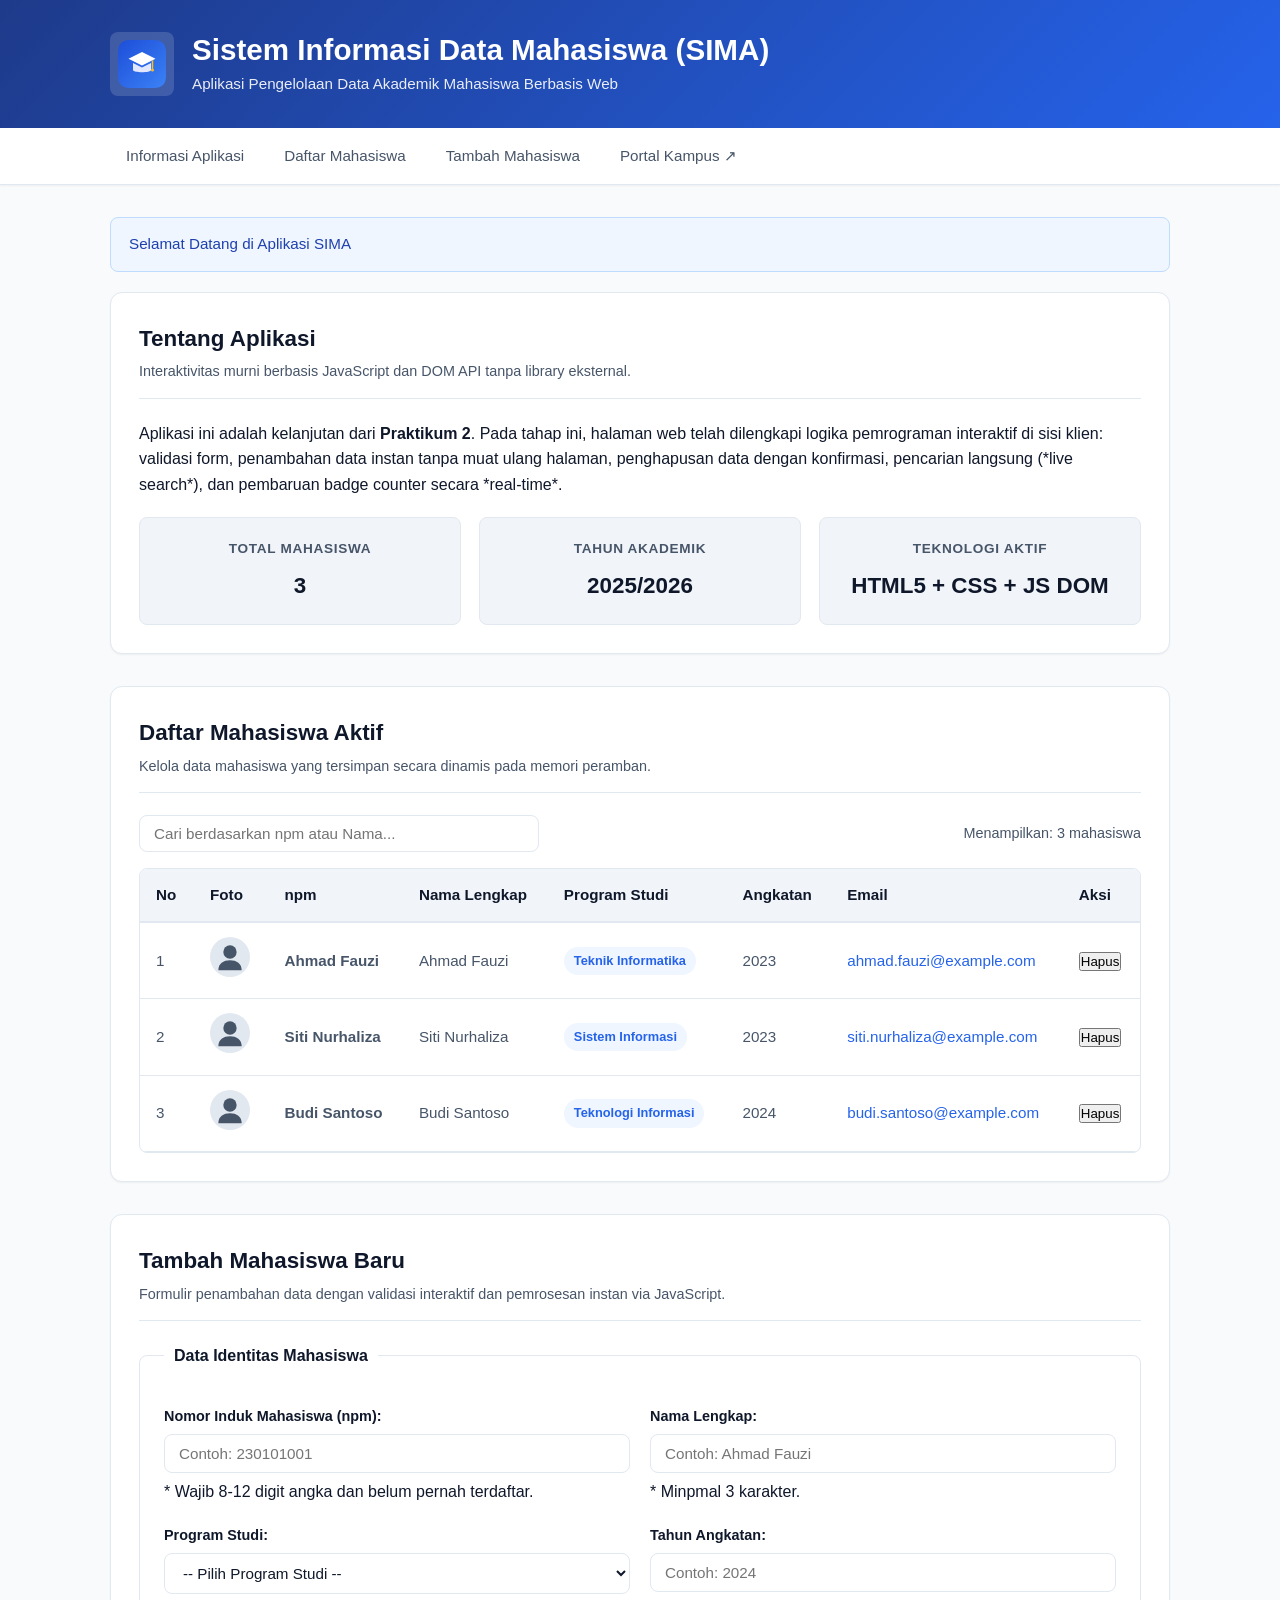
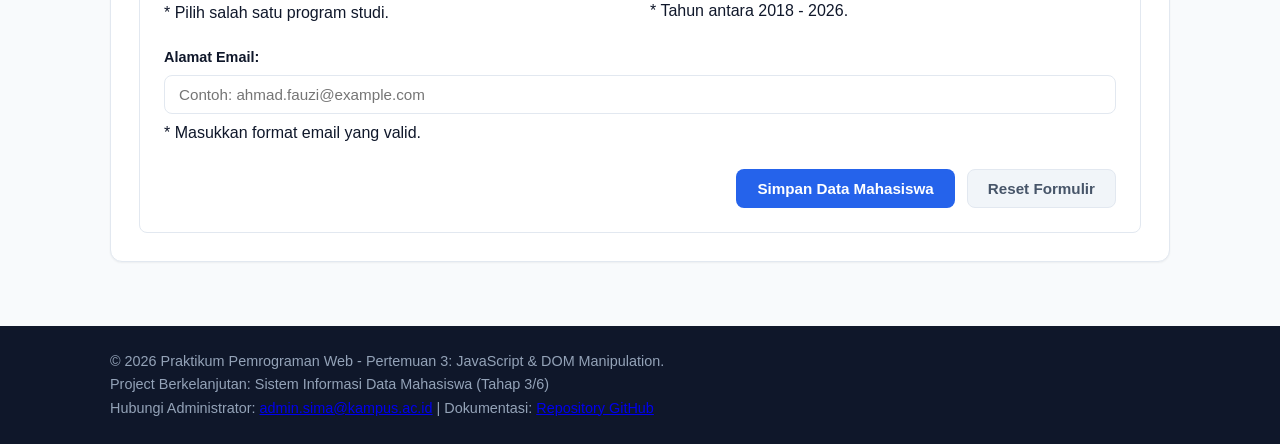
<file: index.html>
<!DOCTYPE html>
<html lang="id">
<head>
    <meta charset="UTF-8">
    <meta name="viewport" content="width=device-width, initial-scale=1.0">
    <title>Sistem Informasi Data Mahasiswa - Praktikum 3</title>
    <link rel="stylesheet" href="style.css">
</head>
<body>

    <!-- 1. Header Aplikasi -->
    <header class="site-header">
        <div class="container header-brand">
            <a href="index.html" class="brand-logo" title="Beranda SIMA">
                <img src="img/logo-sima.svg" alt="Logo Resmi SIMA Kampus" width="48" height="48">
            </a>
            <div>
                <h1>Sistem Informasi Data Mahasiswa (SIMA)</h1>
                <p>Aplikasi Pengelolaan Data Akademik Mahasiswa Berbasis Web</p>
            </div>
        </div>
    </header>

    <!-- 2. Navigation Bar Sticky -->
    <nav class="site-nav">
        <div class="container">
            <ul>
                <li><a href="#informasi">Informasi Aplikasi</a></li>
                <li><a href="#daftar-mahasiswa">Daftar Mahasiswa</a></li>
                <li><a href="#form-tambah">Tambah Mahasiswa</a></li>
                <li><a href="https://kampus.ac.id" target="_blank" rel="noopener noreferrer">Portal Kampus &UpperRightArrow;</a></li>
            </ul>
        </div>
    </nav>

    <!-- Konten Utama Halaman -->
    <main>
        <div class="container">

            <!-- Kotak Notifikasi Alert Dinamis (dikontrol oleh JS) -->
            <div id="alert-box" class="alert-box" role="alert"></div>

            <!-- 3. Section Informasi Aplikasi -->
            <section id="informasi" class="content-section">
                <div class="section-header">
                    <h2>Tentang Aplikasi</h2>
                    <p>Interaktivitas murni berbasis JavaScript dan DOM API tanpa library eksternal.</p>
                </div>
                <p>
                    Aplikasi ini adalah kelanjutan dari <strong>Praktikum 2</strong>. Pada tahap ini, 
                    halaman web telah dilengkapi logika pemrograman interaktif di sisi klien: validasi form, 
                    penambahan data instan tanpa muat ulang halaman, penghapusan data dengan konfirmasi, 
                    pencarian langsung (*live search*), dan pembaruan badge counter secara *real-time*.
                </p>

                <div class="info-grid">
                    <article class="info-card">
                        <h3>Total Mahasiswa</h3>
                        <p id="total-mahasiswa-badge" class="counter-highlight">3</p>
                    </article>
                    <article class="info-card">
                        <h3>Tahun Akademik</h3>
                        <p>2025/2026</p>
                    </article>
                    <article class="info-card">
                        <h3>Teknologi Aktif</h3>
                        <p>HTML5 + CSS + JS DOM</p>
                    </article>
                </div>
            </section>

            <!-- 4. Section Daftar Mahasiswa, Toolbar Pencarian & 5. Tabel Data -->
            <section id="daftar-mahasiswa" class="content-section">
                <div class="section-header">
                    <h2>Daftar Mahasiswa Aktif</h2>
                    <p>Kelola data mahasiswa yang tersimpan secara dinamis pada memori peramban.</p>
                </div>

                <!-- Toolbar Pencarian dan Ringkasan Jumlah -->
                <div class="table-toolbar">
                    <div class="search-box">
                        <input 
                            type="search" 
                            id="input-search" 
                            class="search-input" 
                            placeholder="Cari berdasarkan npm atau Nama...">
                    </div>
                    <div id="total-mahasiswa-info" class="status-summary">
                        Menampilkan 3 mahasiswa
                    </div>
                </div>

                <!-- Tabel Data Responsif -->
                <div class="table-responsive">
                    <table class="data-table">
                        <thead>
                            <tr>
                                <th>No</th>
                                <th>Foto</th>
                                <th>npm</th>
                                <th>Nama Lengkap</th>
                                <th>Program Studi</th>
                                <th>Angkatan</th>
                                <th>Email</th>
                                <th>Aksi</th>
                            </tr>
                        </thead>
                        <tbody id="tabel-body-mahasiswa">
                            <!-- Baris tabel akan di-generate secara dinamis oleh app.js -->
                        </tbody>
                    </table>
                </div>
            </section>

            <!-- 6. Section Form Tambah Mahasiswa dengan Validasi JS -->
            <section id="form-tambah" class="content-section">
                <div class="section-header">
                    <h2>Tambah Mahasiswa Baru</h2>
                    <p>Formulir penambahan data dengan validasi interaktif dan pemrosesan instan via JavaScript.</p>
                </div>

                <form id="form-tambah-mahasiswa" class="app-form" novalidate>
                    <fieldset>
                        <legend>Data Identitas Mahasiswa</legend>

                        <div class="form-grid">
                            <div class="form-group">
                                <label for="npm" class="form-label">Nomor Induk Mahasiswa (npm):</label>
                                <input 
                                    type="text" 
                                    id="npm" 
                                    name="npm" 
                                    class="form-input" 
                                    placeholder="Contoh: 230101001">
                                <span class="form-help">* Wajib 8-12 digit angka dan belum pernah terdaftar.</span>
                            </div>

                            <div class="form-group">
                                <label for="nama" class="form-label">Nama Lengkap:</label>
                                <input 
                                    type="text" 
                                    id="nama" 
                                    name="nama" 
                                    class="form-input" 
                                    placeholder="Contoh: Ahmad Fauzi">
                                <span class="form-help">* Minpmal 3 karakter.</span>
                            </div>

                            <div class="form-group">
                                <label for="program_studi" class="form-label">Program Studi:</label>
                                <select id="program_studi" name="program_studi" class="form-select">
                                    <option value="">-- Pilih Program Studi --</option>
                                    <option value="Teknik Informatika">Teknik Informatika</option>
                                    <option value="Sistem Informasi">Sistem Informasi</option>
                                    <option value="Teknologi Informasi">Teknologi Informasi</option>
                                    <option value="Rekayasa Perangkat Lunak">Rekayasa Perangkat Lunak</option>
                                </select>
                                <span class="form-help">* Pilih salah satu program studi.</span>
                            </div>

                            <div class="form-group">
                                <label for="angkatan" class="form-label">Tahun Angkatan:</label>
                                <input 
                                    type="number" 
                                    id="angkatan" 
                                    name="angkatan" 
                                    class="form-input" 
                                    placeholder="Contoh: 2024">
                                <span class="form-help">* Tahun antara 2018 - 2026.</span>
                            </div>

                            <div class="form-group full-width">
                                <label for="email" class="form-label">Alamat Email:</label>
                                <input 
                                    type="email" 
                                    id="email" 
                                    name="email" 
                                    class="form-input" 
                                    placeholder="Contoh: ahmad.fauzi@example.com">
                                <span class="form-help">* Masukkan format email yang valid.</span>
                            </div>
                        </div>

                        <div class="form-actions">
                            <button type="submit" class="btn btn-primary">Simpan Data Mahasiswa</button>
                            <button type="reset" class="btn btn-secondary">Reset Formulir</button>
                        </div>
                    </fieldset>
                </form>
            </section>

        </div>
    </main>

    <!-- 7. Footer -->
    <footer class="site-footer">
        <div class="container">
            <p>&copy; 2026 Praktikum Pemrograman Web - Pertemuan 3: JavaScript & DOM Manipulation.</p>
            <p>Project Berkelanjutan: Sistem Informasi Data Mahasiswa (Tahap 3/6)</p>
            <p>
                Hubungi Administrator: <a href="mailto:admin.sima@kampus.ac.id">admin.sima@kampus.ac.id</a> | 
                Dokumentasi: <a href="https://github.com" target="_blank" rel="noopener noreferrer">Repository GitHub</a>
            </p>
        </div>
    </footer>
<body>
    <!-- Tambahkan Script JavaScript Eksternal -->
    <script src="app.js"></script>
</body>
</html>
</file>
<file: style.css>
/* ==========================================================================
   Praktikum 3: Implementasi Interaktivitas Web Menggunakan JavaScript dan DOM
   Project: Sistem Informasi Data Mahasiswa (SIMA)
   Mewarisi & Memperluas Praktikum 2 (Native CSS)
   ========================================================================== */

/* 1. CSS Variables */
:root {
    --primary-color: #2563eb;
    --primary-hover: #1d4ed8;
    --primary-light: #eff6ff;
    --secondary-color: #64748b;
    --secondary-hover: #475569;
    --success-color: #10b981;
    --success-light: #ecfdf5;
    --danger-color: #ef4444;
    --danger-hover: #dc2626;
    --danger-light: #fef2f2;
    --warning-color: #f59e0b;
    
    --bg-page: #f8fafc;
    --bg-surface: #ffffff;
    --bg-surface-alt: #f1f5f9;
    
    --text-primary: #0f172a;
    --text-secondary: #475569;
    --text-muted: #94a3b8;
    --text-inverse: #ffffff;
    
    --border-color: #e2e8f0;
    --border-radius-sm: 4px;
    --border-radius-md: 8px;
    --border-radius-lg: 12px;
    
    --shadow-sm: 0 1px 2px 0 rgba(0, 0, 0, 0.05);
    --shadow-md: 0 4px 6px -1px rgba(0, 0, 0, 0.1), 0 2px 4px -2px rgba(0, 0, 0, 0.1);
    
    --font-main: -apple-system, BlinkMacSystemFont, "Segoe UI", Roboto, Oxygen, Ubuntu, Cantarell, "Helvetica Neue", sans-serif;
    --line-height-normal: 1.6;
}

/* 2. Reset & Base Styles */
*, *::before, *::after {
    box-sizing: border-box;
    margin: 0;
    padding: 0;
}

html {
    scroll-behavior: smooth;
}

body {
    font-family: var(--font-main);
    line-height: var(--line-height-normal);
    color: var(--text-primary);
    background-color: var(--bg-page);
    min-height: 100vh;
    display: flex;
    flex-direction: column;
}

.container {
    width: 100%;
    max-width: 1100px;
    margin-left: auto;
    margin-right: auto;
    padding-left: 20px;
    padding-right: 20px;
}

/* 3. Header */
.site-header {
    background: linear-gradient(135deg, #1e3a8a 0%, #2563eb 100%);
    color: var(--text-inverse);
    padding: 32px 0;
    box-shadow: var(--shadow-md);
}

.header-brand {
    display: flex;
    align-items: center;
    gap: 18px;
}

.brand-logo {
    display: flex;
    align-items: center;
    justify-content: center;
    background-color: rgba(255, 255, 255, 0.15);
    padding: 8px;
    border-radius: var(--border-radius-md);
    transition: transform 0.2s ease, background-color 0.2s ease;
}

.brand-logo:hover {
    transform: scale(1.05);
    background-color: rgba(255, 255, 255, 0.25);
}

.header-brand h1 {
    font-size: 1.85rem;
    font-weight: 700;
    line-height: 1.2;
    margin-bottom: 4px;
}

.header-brand p {
    font-size: 0.95rem;
    opacity: 0.9;
}

/* 4. Navigation Bar */
.site-nav {
    background-color: var(--bg-surface);
    border-bottom: 1px solid var(--border-color);
    position: sticky;
    top: 0;
    z-index: 100;
    box-shadow: var(--shadow-sm);
}

.site-nav ul {
    list-style: none;
    display: flex;
    gap: 8px;
    overflow-x: auto;
    padding: 6px 0;
}

.site-nav a {
    display: block;
    padding: 10px 16px;
    color: var(--text-secondary);
    text-decoration: none;
    font-weight: 500;
    font-size: 0.95rem;
    border-radius: var(--border-radius-sm);
    transition: all 0.2s ease;
    white-space: nowrap;
}

.site-nav a:hover {
    color: var(--primary-color);
    background-color: var(--primary-light);
}

/* 5. Main Content & Sections */
main {
    flex: 1;
    padding: 32px 0;
}

.content-section {
    background-color: var(--bg-surface);
    border: 1px solid var(--border-color);
    border-radius: var(--border-radius-lg);
    padding: 28px;
    margin-bottom: 32px;
    box-shadow: var(--shadow-sm);
}

.section-header {
    border-bottom: 1px solid var(--border-color);
    padding-bottom: 14px;
    margin-bottom: 22px;
}

.section-header h2 {
    font-size: 1.4rem;
    color: var(--text-primary);
    font-weight: 700;
}

.section-header p {
    font-size: 0.9rem;
    color: var(--text-secondary);
    margin-top: 4px;
}

/* Info Grid */
.info-grid {
    display: grid;
    grid-template-columns: repeat(auto-fit, minmax(220px, 1fr));
    gap: 18px;
    margin-top: 20px;
}

.info-card {
    background-color: var(--bg-surface-alt);
    border: 1px solid var(--border-color);
    border-radius: var(--border-radius-md);
    padding: 20px;
    text-align: center;
}

.info-card h3 {
    font-size: 0.85rem;
    text-transform: uppercase;
    letter-spacing: 0.05em;
    color: var(--text-secondary);
    margin-bottom: 8px;
}

.info-card p {
    font-size: 1.4rem;
    font-weight: 700;
    color: var(--text-primary);
}

.counter-highlight {
    color: var(--primary-color);
}

/* 6. Alert Notification Box (Dinamis dari JS) */
.alert-box {
    padding: 14px 18px;
    border-radius: var(--border-radius-md);
    margin-bottom: 20px;
    font-size: 0.95rem;
    font-weight: 500;
    display: none;
    animation: fadeIn 0.3s ease;
}

.alert-box.show {
    display: block;
}

.alert-success {
    background-color: var(--success-light);
    color: #065f46;
    border: 1px solid #a7f3d0;
}

.alert-danger {
    background-color: var(--danger-light);
    color: #991b1b;
    border: 1px solid #fecaca;
}

.alert-info {
    background-color: var(--primary-light);
    color: #1e40af;
    border: 1px solid #bfdbfe;
}

@keyframes fadeIn {
    from { opacity: 0; transform: translateY(-6px); }
    to { opacity: 1; transform: translateY(0); }
}

/* 7. Search Bar Container */
.table-toolbar {
    display: flex;
    justify-content: space-between;
    align-items: center;
    flex-wrap: wrap;
    gap: 12px;
    margin-bottom: 16px;
}

.search-box {
    position: relative;
    flex: 1;
    max-width: 400px;
}

.search-input {
    width: 100%;
    padding: 9px 14px;
    font-size: 0.95rem;
    border: 1.5px solid var(--border-color);
    border-radius: var(--border-radius-md);
    outline: none;
    transition: all 0.2s;
}

.search-input:focus {
    border-color: var(--primary-color);
    box-shadow: 0 0 0 3px rgba(37, 99, 235, 0.15);
}

.status-summary {
    font-size: 0.9rem;
    color: var(--text-secondary);
    font-weight: 500;
}

/* 8. Data Table */
.table-responsive {
    width: 100%;
    overflow-x: auto;
    border-radius: var(--border-radius-md);
    border: 1px solid var(--border-color);
}

.data-table {
    width: 100%;
    border-collapse: collapse;
    font-size: 0.95rem;
    text-align: left;
}

.data-table thead {
    background-color: var(--bg-surface-alt);
    border-bottom: 2px solid var(--border-color);
}

.data-table th {
    padding: 14px 16px;
    font-weight: 600;
    color: var(--text-primary);
    white-space: nowrap;
}

.data-table td {
    padding: 14px 16px;
    border-bottom: 1px solid var(--border-color);
    color: var(--text-secondary);
    vertical-align: middle;
}

.data-table tbody tr:hover {
    background-color: #f8fafc;
}

.avatar-img {
    width: 36px;
    height: 36px;
    border-radius: 50%;
    object-fit: cover;
    display: block;
}

.badge {
    display: inline-block;
    padding: 4px 10px;
    font-size: 0.8rem;
    font-weight: 600;
    border-radius: 9999px;
    background-color: var(--primary-light);
    color: var(--primary-color);
}

.link-email {
    color: var(--primary-color);
    text-decoration: none;
}

.link-email:hover {
    text-decoration: underline;
}

.empty-row {
    text-align: center;
    padding: 32px !important;
    color: var(--text-muted);
    font-style: italic;
}

/* 9. Form Styles */
.app-form fieldset {
    border: 1px solid var(--border-color);
    border-radius: var(--border-radius-md);
    padding: 24px;
}

.app-form legend {
    font-size: 1rem;
    font-weight: 600;
    color: var(--text-primary);
    padding: 0 10px;
}

.form-grid {
    display: grid;
    grid-template-columns: repeat(2, 1fr);
    gap: 20px;
    margin-top: 12px;
}

.form-group {
    display: flex;
    flex-direction: column;
    gap: 6px;
}

.form-group.full-width {
    grid-column: 1 / -1;
}

.form-group label {
    font-size: 0.9rem;
    font-weight: 600;
    color: var(--text-primary);
}

.required {
    color: var(--danger-color);
}

.form-group input,
.form-group select {
    padding: 10px 14px;
    font-size: 0.95rem;
    border: 1px solid var(--border-color);
    border-radius: var(--border-radius-md);
    background-color: var(--bg-surface);
    color: var(--text-primary);
    outline: none;
    transition: all 0.2s ease;
}

.form-group input:focus,
.form-group select:focus {
    border-color: var(--primary-color);
    box-shadow: 0 0 0 3px rgba(37, 99, 235, 0.15);
}

.form-actions {
    display: flex;
    justify-content: flex-end;
    gap: 12px;
    margin-top: 24px;
}

/* 10. Buttons */
.btn {
    display: inline-flex;
    align-items: center;
    justify-content: center;
    padding: 10px 20px;
    font-size: 0.95rem;
    font-weight: 600;
    border-radius: var(--border-radius-md);
    border: 1px solid transparent;
    cursor: pointer;
    transition: all 0.2s ease;
    text-decoration: none;
}

.btn-primary {
    background-color: var(--primary-color);
    color: var(--text-inverse);
}

.btn-primary:hover {
    background-color: var(--primary-hover);
}

.btn-secondary {
    background-color: var(--bg-surface-alt);
    color: var(--text-secondary);
    border-color: var(--border-color);
}

.btn-secondary:hover {
    background-color: #e2e8f0;
    color: var(--text-primary);
}

.btn-danger {
    background-color: var(--danger-color);
    color: var(--text-inverse);
}

.btn-danger:hover {
    background-color: var(--danger-hover);
}

.btn-sm {
    padding: 6px 12px;
    font-size: 0.85rem;
}

/* 11. Footer */
.site-footer {
    background-color: #0f172a;
    color: #94a3b8;
    padding: 24px 0;
    font-size: 0.9rem;
    margin-top: auto;
}

.footer-content {
    display: flex;
    justify-content: space-between;
    align-items: center;
    flex-wrap: wrap;
    gap: 12px;
}

/* 12. Media Queries */
@media (max-width: 768px) {
    .form-grid {
        grid-template-columns: 1fr;
    }
    
    .header-brand {
        flex-direction: column;
        text-align: center;
    }
    
    .table-toolbar {
        flex-direction: column;
        align-items: stretch;
    }
    
    .search-box {
        max-width: 100%;
    }
    
    .footer-content {
        flex-direction: column;
        text-align: center;
    }
}
</file>
